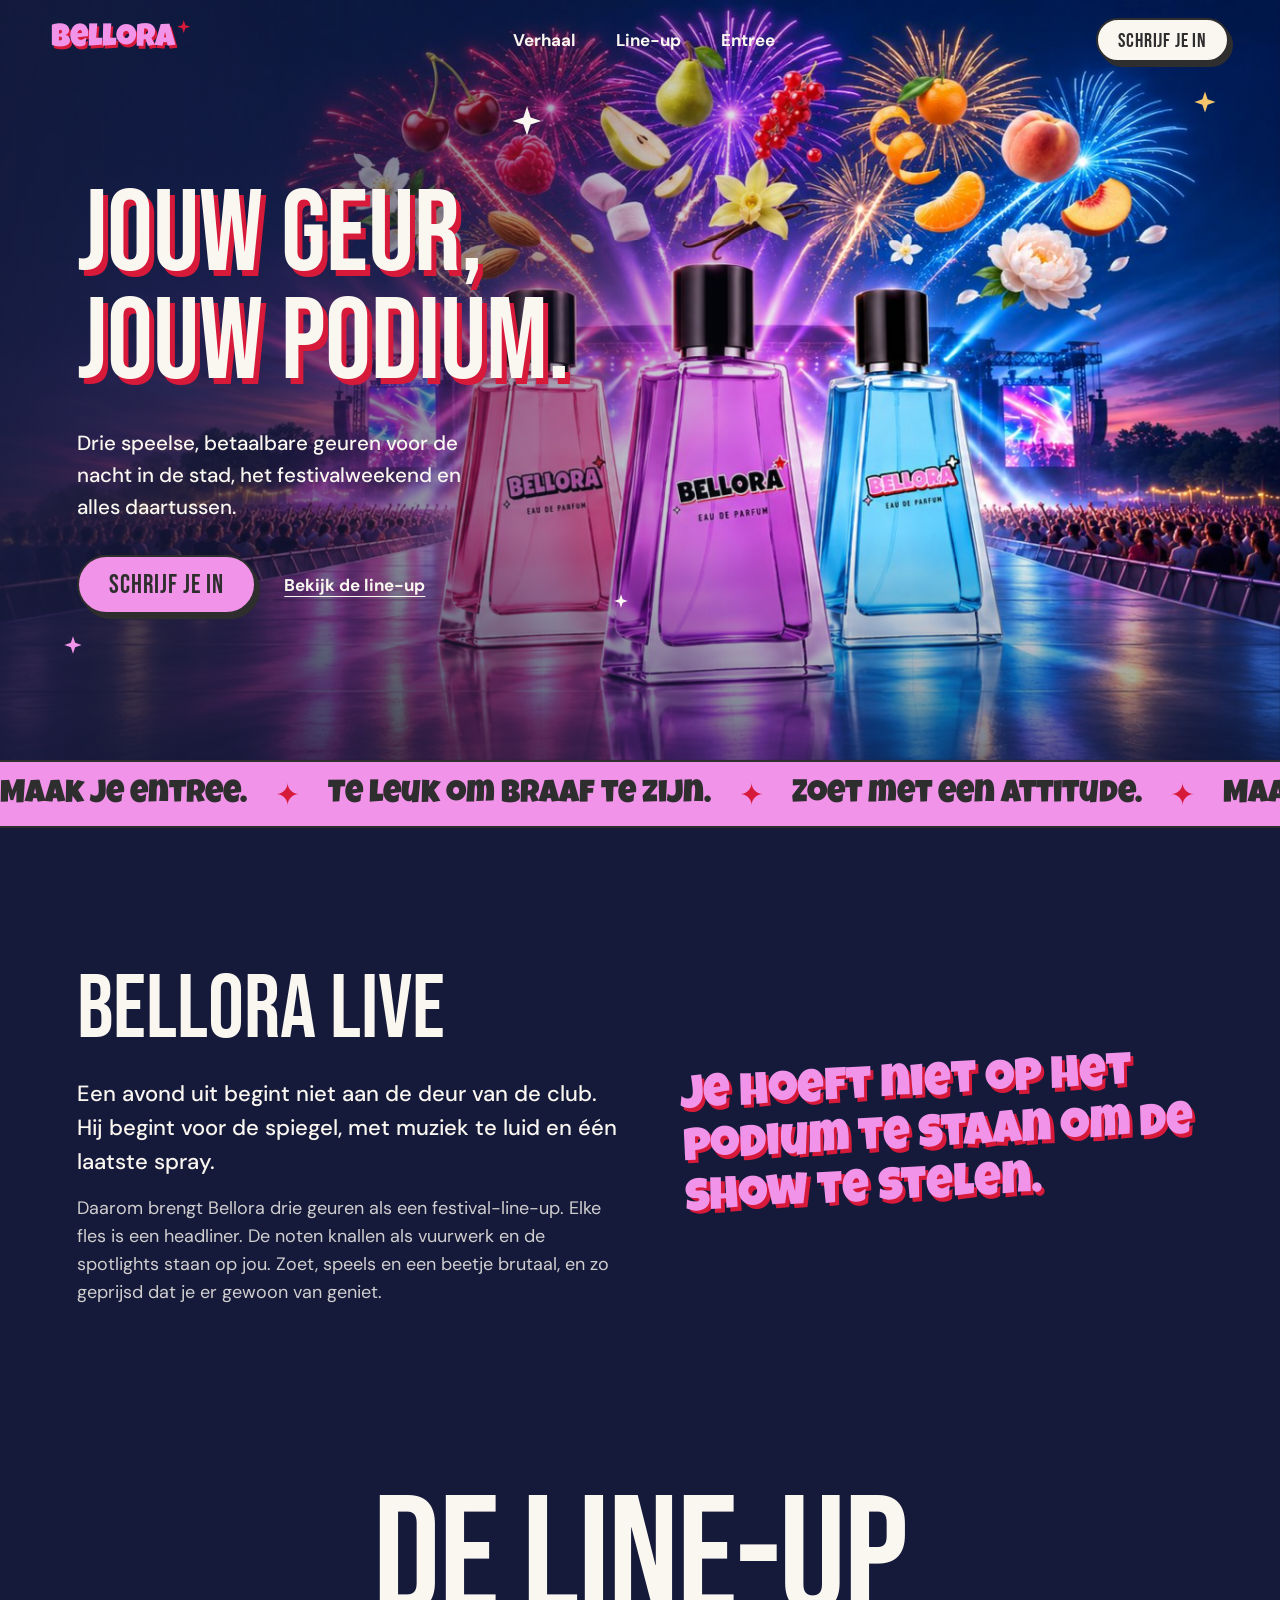
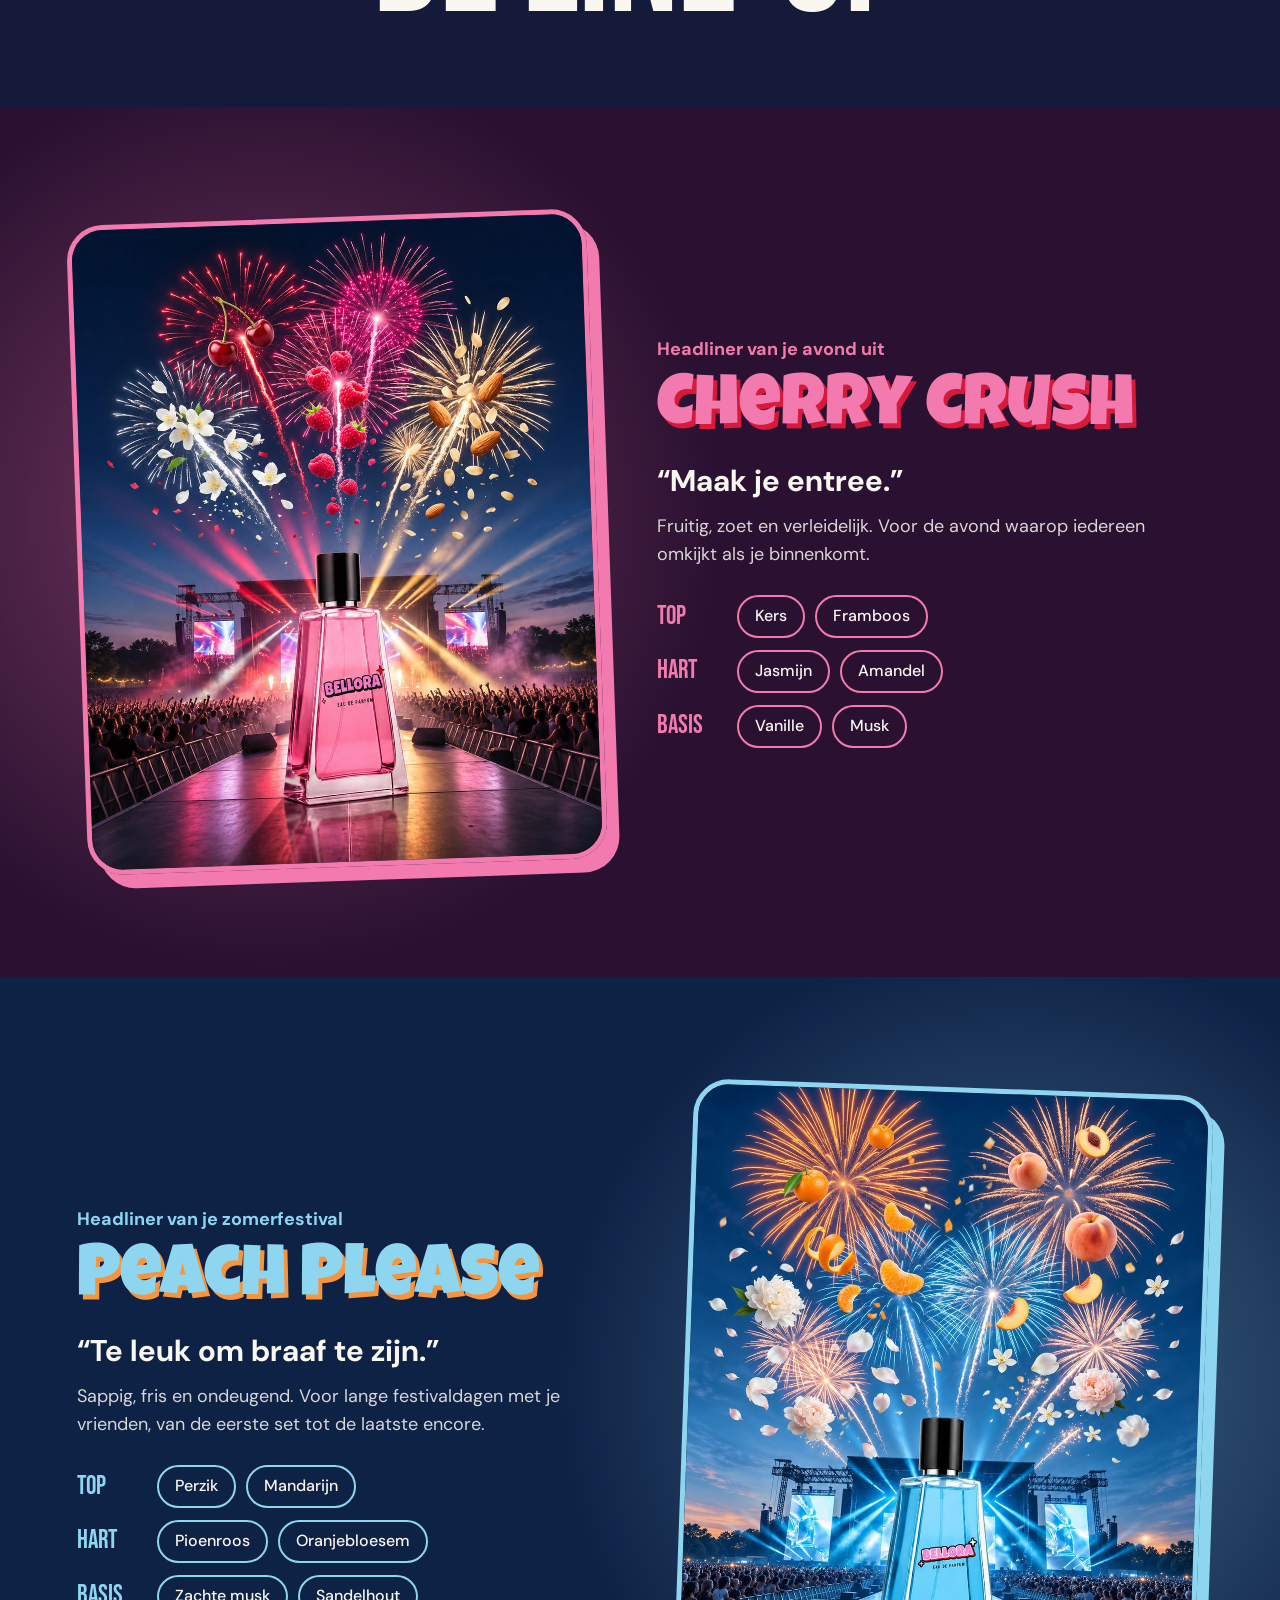
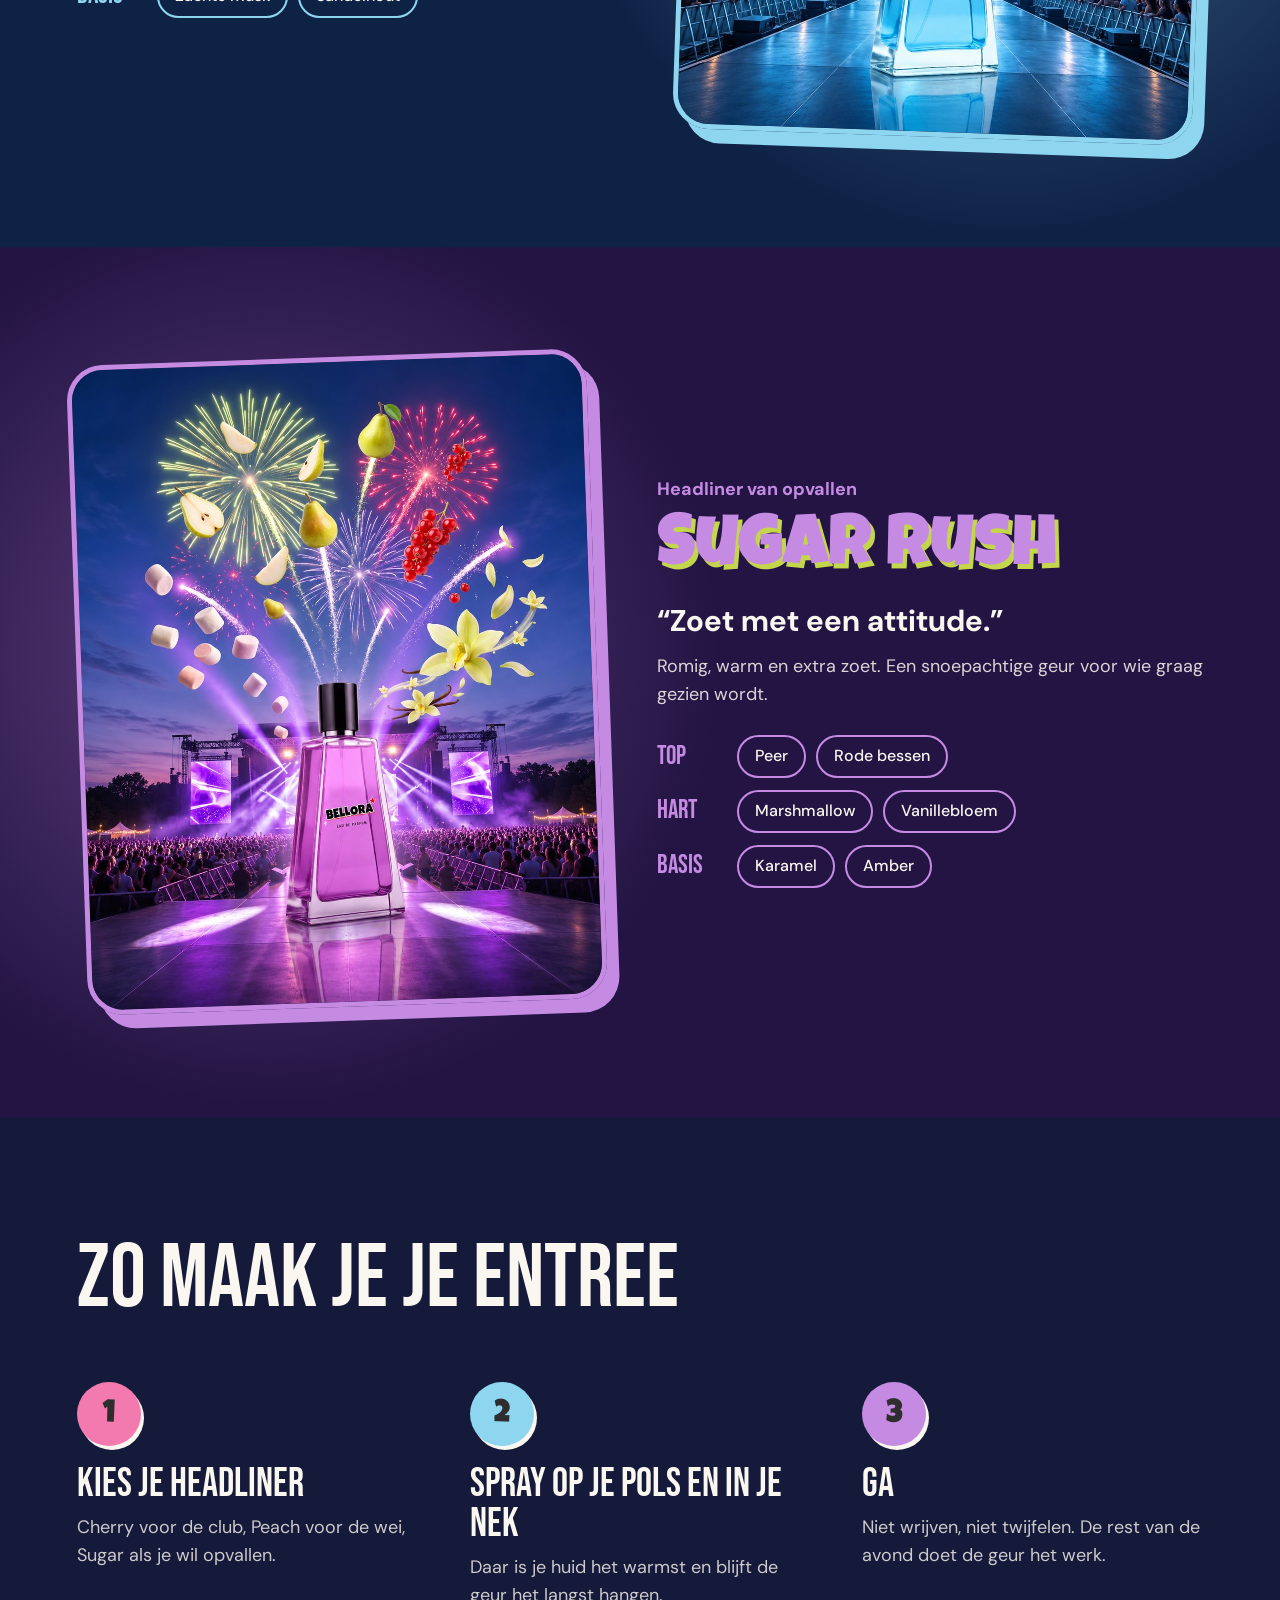
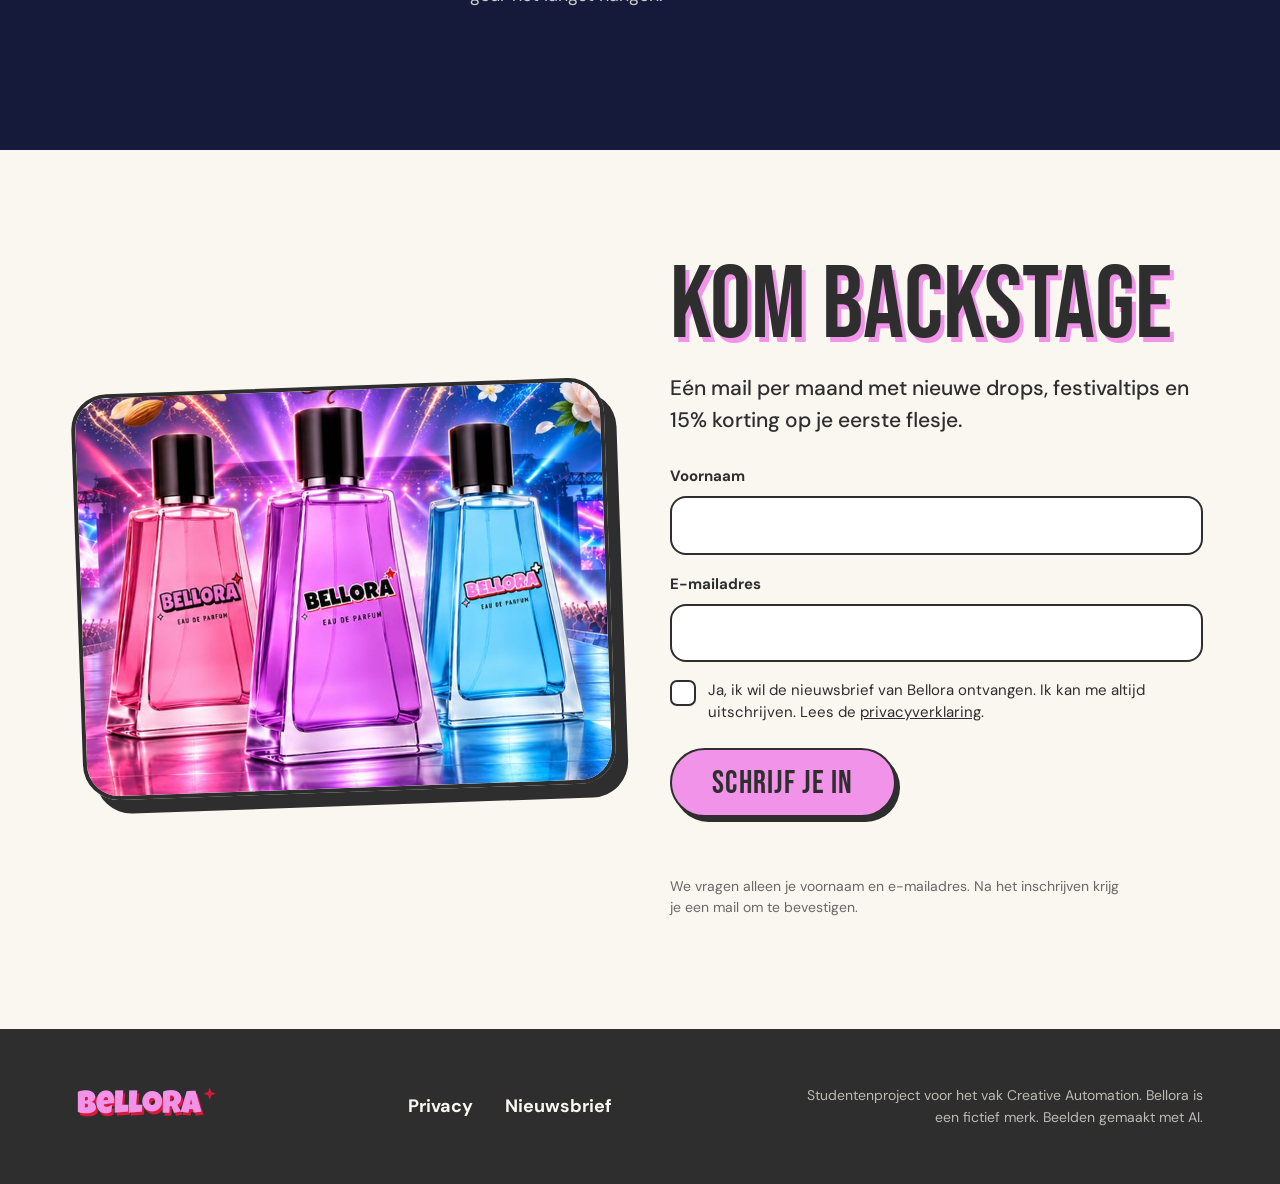
<file: index.html>
<!doctype html>
<html lang="nl">
<head>
  <meta charset="utf-8">
  <meta name="viewport" content="width=device-width, initial-scale=1">
  <title>Bellora · Jouw geur, jouw podium</title>
  <meta name="description" content="Drie betaalbare, speelse geuren voor de nacht in de stad en het festivalweekend. Schrijf je in en maak je entree.">
  <meta property="og:title" content="Bellora · Jouw geur, jouw podium">
  <meta property="og:description" content="Cherry Crush, Peach Please en Sugar Rush. Drie geuren, één line-up.">
  <meta property="og:image" content="assets/og.jpg">
  <meta name="theme-color" content="#151a3a">
  <link rel="icon" href="data:image/svg+xml,%3Csvg xmlns='http://www.w3.org/2000/svg' viewBox='-50 -50 100 100'%3E%3Cpath d='M0-48L12-12 48 0 12 12 0 48-12 12-48 0-12-12Z' fill='%23F193E9'/%3E%3C/svg%3E">
  <link rel="preconnect" href="https://fonts.googleapis.com">
  <link rel="preconnect" href="https://fonts.gstatic.com" crossorigin>
  <link href="https://fonts.googleapis.com/css2?family=Bebas+Neue&family=DM+Sans:opsz,wght@9..40,400;9..40,500;9..40,700&family=Luckiest+Guy&display=swap" rel="stylesheet">
  <link rel="stylesheet" href="styles.css">
</head>
<body>
  <a class="skip" href="#main">Naar de inhoud</a>

  <header class="nav" id="top">
    <a class="nav__logo" href="#top" aria-label="Bellora, naar boven">Bellora<svg class="star" viewBox="-50 -50 100 100" aria-hidden="true"><path d="M0-48L12-12 48 0 12 12 0 48-12 12-48 0-12-12Z"/></svg></a>
    <nav aria-label="Hoofdmenu">
      <ul class="nav__links">
        <li><a href="#verhaal">Verhaal</a></li>
        <li><a href="#line-up">Line-up</a></li>
        <li><a href="#entree">Entree</a></li>
      </ul>
    </nav>
    <a class="btn btn--small" href="#inschrijven">Schrijf je in</a>
  </header>

  <main id="main">
    <!-- HERO -->
    <section class="hero" aria-labelledby="hero-title">
      <div class="hero__media">
        <img src="assets/hero.jpg" width="1942" height="809" alt="Drie Bellora-flesjes, roze, lila en blauw, op een festivalpodium. Boven de flesjes knalt vuurwerk vol kersen, peren, perziken, bloemen en marshmallows." fetchpriority="high">
      </div>
      <div class="hero__sparks" aria-hidden="true">
        <svg class="star s1" viewBox="-50 -50 100 100"><path d="M0-48L12-12 48 0 12 12 0 48-12 12-48 0-12-12Z"/></svg>
        <svg class="star s2" viewBox="-50 -50 100 100"><path d="M0-48L12-12 48 0 12 12 0 48-12 12-48 0-12-12Z"/></svg>
        <svg class="star s3" viewBox="-50 -50 100 100"><path d="M0-48L12-12 48 0 12 12 0 48-12 12-48 0-12-12Z"/></svg>
        <svg class="star s4" viewBox="-50 -50 100 100"><path d="M0-48L12-12 48 0 12 12 0 48-12 12-48 0-12-12Z"/></svg>
      </div>
      <div class="hero__content">
        <h1 id="hero-title" class="hero__title">
          <span class="line"><span>Jouw geur,</span></span>
          <span class="line"><span>jouw podium.</span></span>
        </h1>
        <p class="hero__lead">Drie speelse, betaalbare geuren voor de nacht in de stad, het festivalweekend en alles daartussen.</p>
        <div class="hero__actions">
          <a class="btn" href="#inschrijven">Schrijf je in</a>
          <a class="link" href="#line-up">Bekijk de line-up</a>
        </div>
      </div>
    </section>

    <!-- TICKER -->
    <div class="ticker" aria-hidden="true">
      <div class="ticker__track">
        <span>Maak je entree.</span><i>✦</i><span>Te leuk om braaf te zijn.</span><i>✦</i><span>Zoet met een attitude.</span><i>✦</i>
        <span>Maak je entree.</span><i>✦</i><span>Te leuk om braaf te zijn.</span><i>✦</i><span>Zoet met een attitude.</span><i>✦</i>
      </div>
    </div>

    <!-- VERHAAL -->
    <section class="story" id="verhaal" aria-labelledby="story-title">
      <div class="story__text">
        <h2 id="story-title">Bellora Live</h2>
        <p>Een avond uit begint niet aan de deur van de club. Hij begint voor de spiegel, met muziek te luid en één laatste spray.</p>
        <p>Daarom brengt Bellora drie geuren als een festival-line-up. Elke fles is een headliner. De noten knallen als vuurwerk en de spotlights staan op jou. Zoet, speels en een beetje brutaal, en zo geprijsd dat je er gewoon van geniet.</p>
      </div>
      <figure class="story__quote">
        <blockquote>Je hoeft niet op het podium te staan om de show te stelen.</blockquote>
      </figure>
    </section>

    <!-- LINE-UP -->
    <section class="lineup" id="line-up" aria-labelledby="lineup-title">
      <h2 id="lineup-title" class="lineup__title">De line-up</h2>

      <article class="act" data-theme="cherry" aria-labelledby="cc">
        <div class="act__media"><img src="assets/cherry-crush.jpg" width="1000" height="1250" loading="lazy" alt="Roze Cherry Crush-flesje op een festivalpodium, met kersen, frambozen, jasmijn en amandelen in het vuurwerk."></div>
        <div class="act__info">
          <p class="act__slot">Headliner van je avond uit</p>
          <h3 id="cc" class="act__name">Cherry Crush</h3>
          <p class="act__tag">“Maak je entree.”</p>
          <p class="act__desc">Fruitig, zoet en verleidelijk. Voor de avond waarop iedereen omkijkt als je binnenkomt.</p>
          <dl class="notes">
            <div><dt>Top</dt><dd><span>Kers</span><span>Framboos</span></dd></div>
            <div><dt>Hart</dt><dd><span>Jasmijn</span><span>Amandel</span></dd></div>
            <div><dt>Basis</dt><dd><span>Vanille</span><span>Musk</span></dd></div>
          </dl>
        </div>
      </article>

      <article class="act act--flip" data-theme="peach" aria-labelledby="pp">
        <div class="act__media"><img src="assets/peach-please.jpg" width="1000" height="1250" loading="lazy" alt="Blauw Peach Please-flesje op een festivalpodium, met perziken, mandarijnen, pioenrozen en oranjebloesem in het vuurwerk."></div>
        <div class="act__info">
          <p class="act__slot">Headliner van je zomerfestival</p>
          <h3 id="pp" class="act__name">Peach Please</h3>
          <p class="act__tag">“Te leuk om braaf te zijn.”</p>
          <p class="act__desc">Sappig, fris en ondeugend. Voor lange festivaldagen met je vrienden, van de eerste set tot de laatste encore.</p>
          <dl class="notes">
            <div><dt>Top</dt><dd><span>Perzik</span><span>Mandarijn</span></dd></div>
            <div><dt>Hart</dt><dd><span>Pioenroos</span><span>Oranjebloesem</span></dd></div>
            <div><dt>Basis</dt><dd><span>Zachte musk</span><span>Sandelhout</span></dd></div>
          </dl>
        </div>
      </article>

      <article class="act" data-theme="sugar" aria-labelledby="sr">
        <div class="act__media"><img src="assets/sugar-rush.jpg" width="1000" height="1250" loading="lazy" alt="Lila Sugar Rush-flesje op een festivalpodium, met peren, rode bessen, marshmallows en vanillebloemen in het vuurwerk."></div>
        <div class="act__info">
          <p class="act__slot">Headliner van opvallen</p>
          <h3 id="sr" class="act__name">Sugar Rush</h3>
          <p class="act__tag">“Zoet met een attitude.”</p>
          <p class="act__desc">Romig, warm en extra zoet. Een snoepachtige geur voor wie graag gezien wordt.</p>
          <dl class="notes">
            <div><dt>Top</dt><dd><span>Peer</span><span>Rode bessen</span></dd></div>
            <div><dt>Hart</dt><dd><span>Marshmallow</span><span>Vanillebloem</span></dd></div>
            <div><dt>Basis</dt><dd><span>Karamel</span><span>Amber</span></dd></div>
          </dl>
        </div>
      </article>
    </section>

    <!-- ENTREE -->
    <section class="entree" id="entree" aria-labelledby="entree-title">
      <h2 id="entree-title">Zo maak je je entree</h2>
      <ol class="steps">
        <li><h3>Kies je headliner</h3><p>Cherry voor de club, Peach voor de wei, Sugar als je wil opvallen.</p></li>
        <li><h3>Spray op je pols en in je nek</h3><p>Daar is je huid het warmst en blijft de geur het langst hangen.</p></li>
        <li><h3>Ga</h3><p>Niet wrijven, niet twijfelen. De rest van de avond doet de geur het werk.</p></li>
      </ol>
    </section>

    <!-- INSCHRIJVEN -->
    <section class="join" id="inschrijven" aria-labelledby="join-title">
      <div class="join__media"><img src="assets/trio.jpg" width="660" height="500" loading="lazy" alt="De drie Bellora-flesjes naast elkaar: roze, lila en blauw."></div>
      <div class="join__body">
        <h2 id="join-title">Kom backstage</h2>
        <p class="join__lead">Eén mail per maand met nieuwe drops, festivaltips en 15% korting op je eerste flesje.</p>

        <form class="form" id="signup" novalidate>
          <div class="field">
            <label for="f-name">Voornaam</label>
            <input id="f-name" name="fields[name]" type="text" autocomplete="given-name" required>
          </div>
          <div class="field">
            <label for="f-email">E-mailadres</label>
            <input id="f-email" name="fields[email]" type="email" autocomplete="email" inputmode="email" required>
          </div>
          <div class="check">
            <input id="f-optin" name="optin" type="checkbox" required>
            <label for="f-optin">Ja, ik wil de nieuwsbrief van Bellora ontvangen. Ik kan me altijd uitschrijven. Lees de <a href="privacy.html">privacyverklaring</a>.</label>
          </div>
          <button class="btn btn--big" type="submit">Schrijf je in</button>
          <p class="form__msg" id="form-msg" role="status" aria-live="polite"></p>
        </form>
        <p class="form__fine">We vragen alleen je voornaam en e-mailadres. Na het inschrijven krijg je een mail om te bevestigen.</p>
      </div>
      <canvas class="fireworks" id="fireworks" aria-hidden="true"></canvas>
    </section>
  </main>

  <footer class="footer">
    <a class="nav__logo" href="#top">Bellora<svg class="star" viewBox="-50 -50 100 100" aria-hidden="true"><path d="M0-48L12-12 48 0 12 12 0 48-12 12-48 0-12-12Z"/></svg></a>
    <ul>
      <li><a href="privacy.html">Privacy</a></li>
      <li><a href="#inschrijven">Nieuwsbrief</a></li>
    </ul>
    <p class="footer__note">Studentenproject voor het vak Creative Automation. Bellora is een fictief merk. Beelden gemaakt met AI.</p>
  </footer>

  <script src="main.js" defer></script>
</body>
</html>
</file>
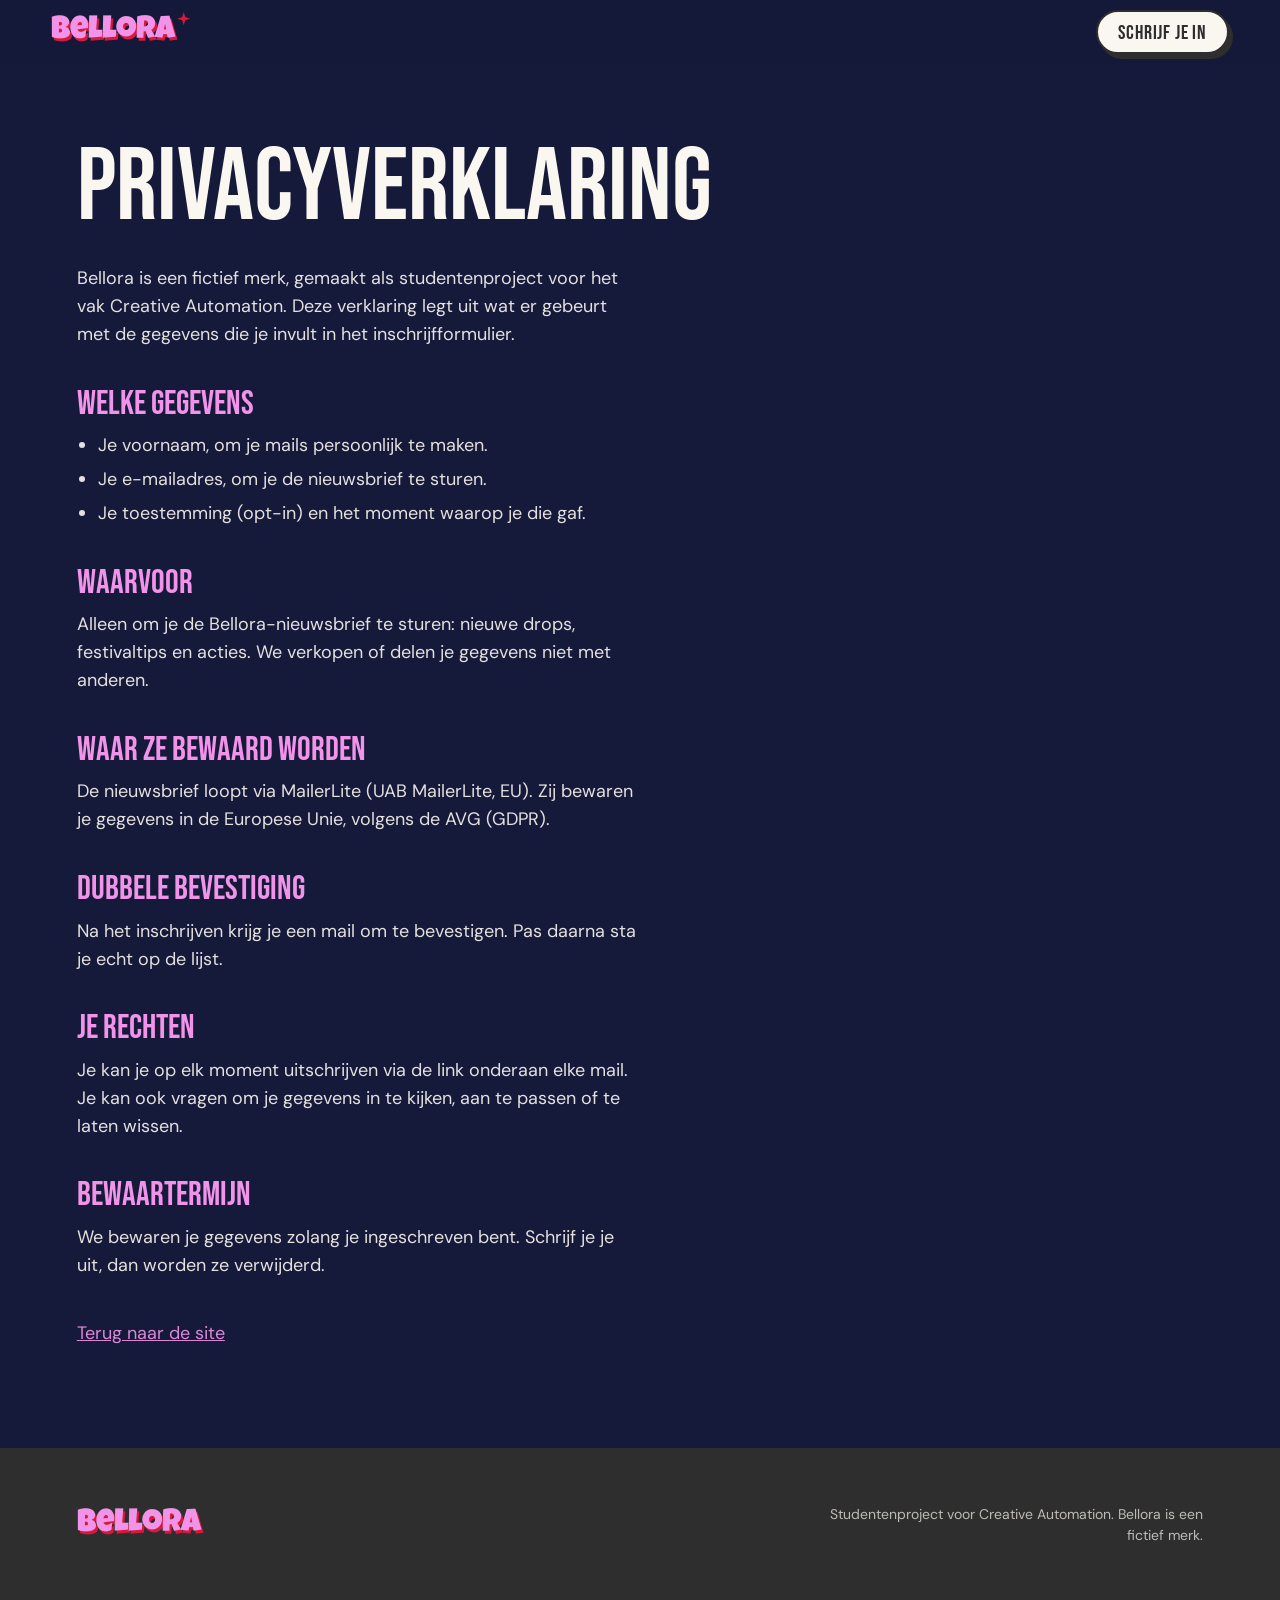
<file: privacy.html>
<!doctype html>
<html lang="nl">
<head>
<meta charset="utf-8"><meta name="viewport" content="width=device-width, initial-scale=1">
<title>Privacyverklaring · Bellora</title>
<link rel="preconnect" href="https://fonts.googleapis.com"><link rel="preconnect" href="https://fonts.gstatic.com" crossorigin>
<link href="https://fonts.googleapis.com/css2?family=Bebas+Neue&family=DM+Sans:opsz,wght@9..40,400;9..40,500;9..40,700&family=Luckiest+Guy&display=swap" rel="stylesheet">
<link rel="stylesheet" href="styles.css">
<style>.legal{max-width:720px;padding:140px var(--gutter) 100px}.legal h1{font:400 clamp(64px,8vw,104px)/.95 var(--display);margin-bottom:28px}.legal h2{font:400 34px/1.1 var(--display);margin:36px 0 10px;color:var(--pink)}.legal p,.legal li{opacity:.9;max-width:62ch}.legal ul{list-style:disc;padding-left:1.2em;display:grid;gap:6px}.legal a{color:var(--pink)}</style>
</head>
<body>
<header class="nav is-scrolled"><a class="nav__logo" href="index.html">Bellora<svg class="star" viewBox="-50 -50 100 100" aria-hidden="true"><path d="M0-48L12-12 48 0 12 12 0 48-12 12-48 0-12-12Z"/></svg></a><a class="btn btn--small" href="index.html#inschrijven">Schrijf je in</a></header>
<main class="legal">
<h1>Privacyverklaring</h1>
<p>Bellora is een fictief merk, gemaakt als studentenproject voor het vak Creative Automation. Deze verklaring legt uit wat er gebeurt met de gegevens die je invult in het inschrijfformulier.</p>
<h2>Welke gegevens</h2>
<ul><li>Je voornaam, om je mails persoonlijk te maken.</li><li>Je e-mailadres, om je de nieuwsbrief te sturen.</li><li>Je toestemming (opt-in) en het moment waarop je die gaf.</li></ul>
<h2>Waarvoor</h2>
<p>Alleen om je de Bellora-nieuwsbrief te sturen: nieuwe drops, festivaltips en acties. We verkopen of delen je gegevens niet met anderen.</p>
<h2>Waar ze bewaard worden</h2>
<p>De nieuwsbrief loopt via MailerLite (UAB MailerLite, EU). Zij bewaren je gegevens in de Europese Unie, volgens de AVG (GDPR).</p>
<h2>Dubbele bevestiging</h2>
<p>Na het inschrijven krijg je een mail om te bevestigen. Pas daarna sta je echt op de lijst.</p>
<h2>Je rechten</h2>
<p>Je kan je op elk moment uitschrijven via de link onderaan elke mail. Je kan ook vragen om je gegevens in te kijken, aan te passen of te laten wissen.</p>
<h2>Bewaartermijn</h2>
<p>We bewaren je gegevens zolang je ingeschreven bent. Schrijf je je uit, dan worden ze verwijderd.</p>
<p style="margin-top:40px"><a href="index.html">Terug naar de site</a></p>
</main>
<footer class="footer"><a class="nav__logo" href="index.html">Bellora</a><p class="footer__note">Studentenproject voor Creative Automation. Bellora is een fictief merk.</p></footer>
</body></html>
</file>
<file: styles.css>
:root{
  --night:#151a3a;
  --ink:#2e2e2e;
  --cream:#faf6f0;
  --pink:#f193e9;
  --red:#d7193a;
  --gold:#f4c56a;
  --cherry:#f27aae; --cherry-bg:#2a1131; --cherry-acc:#d7193a;
  --peach:#8ed5f0;  --peach-bg:#0e2246;  --peach-acc:#f7953f;
  --sugar:#c58be3;  --sugar-bg:#231443;  --sugar-acc:#c4d64b;
  --display:"Bebas Neue",Impact,sans-serif;
  --accent:"Luckiest Guy","Arial Black",sans-serif;
  --body:"DM Sans",system-ui,sans-serif;
  --gutter:clamp(20px,6vw,120px);
  --hard:4px 5px 0 var(--ink);
  color-scheme:dark;
}
*,*::before,*::after{box-sizing:border-box}
html{scroll-behavior:smooth;scroll-padding-top:90px}
body{margin:0;background:var(--night);color:var(--cream);font:400 18px/1.55 var(--body);-webkit-font-smoothing:antialiased;overflow-x:hidden}
img{display:block;max-width:100%;height:auto}
h1,h2,h3,p,blockquote,figure,dl,dd,ol,ul{margin:0}
ul,ol{padding:0;list-style:none}
a{color:inherit}
:focus-visible{outline:3px solid var(--gold);outline-offset:3px;border-radius:6px}
.skip{position:absolute;left:-999px;top:8px;z-index:100;background:var(--cream);color:var(--ink);padding:10px 16px;border-radius:999px}
.skip:focus{left:12px}
.star{width:1em;height:1em;fill:currentColor;display:inline-block}

/* buttons */
.btn{display:inline-flex;align-items:center;gap:.4em;font:400 26px/1 var(--display);letter-spacing:.04em;color:var(--ink);background:var(--pink);
  padding:16px 30px 13px;border:2.5px solid var(--ink);border-radius:999px;box-shadow:var(--hard);text-decoration:none;cursor:pointer;
  transition:transform .15s ease,box-shadow .15s ease}
.btn:hover{transform:translate(-2px,-2px);box-shadow:6px 8px 0 var(--ink)}
.btn:active{transform:translate(3px,4px);box-shadow:1px 1px 0 var(--ink)}
.btn--small{font-size:20px;padding:11px 20px 9px;background:var(--cream)}
.btn--big{font-size:32px;padding:18px 40px 15px}
.link{font-weight:700;font-size:17px;text-underline-offset:5px}
.link:hover{color:var(--pink)}

/* nav */
.nav{position:fixed;inset:0 0 auto;z-index:50;display:flex;align-items:center;justify-content:space-between;gap:24px;padding:18px clamp(20px,4vw,56px);
  transition:background .3s ease,padding .3s ease}
.nav.is-scrolled{background:rgba(21,26,58,.86);backdrop-filter:blur(12px);-webkit-backdrop-filter:blur(12px);padding-block:10px}
.nav__logo{font:400 32px/1 var(--accent);color:var(--pink);text-decoration:none;text-shadow:2px 3px 0 var(--red);display:inline-flex;align-items:flex-start;gap:2px}
.nav__logo .star{width:.42em;height:.42em;color:var(--red);transform:translateY(-4px)}
.nav__links{display:flex;gap:40px;font-weight:700;font-size:17px}
.nav__links a{text-decoration:none;padding:6px 0;background:linear-gradient(var(--pink),var(--pink)) 0 100%/0 2px no-repeat;transition:background-size .25s ease}
.nav__links a:hover{background-size:100% 2px}

/* hero */
.hero{position:relative;min-height:min(100svh,760px);display:flex;align-items:center;overflow:hidden;isolation:isolate}
.hero__media{position:absolute;inset:0;z-index:-2}
.hero__media img{width:100%;height:100%;object-fit:cover;object-position:100% 50%;transform:scale(1.08);transform-origin:80% 50%;animation:heroIn 2.2s cubic-bezier(.2,.7,.1,1) forwards}
.hero::before{content:"";position:absolute;inset:0;z-index:-1;background:linear-gradient(90deg,rgba(21,26,58,.85) 0%,rgba(21,26,58,.35) 45%,rgba(21,26,58,0) 65%),linear-gradient(0deg,rgba(21,26,58,.6),transparent 30%)}
.hero__content{padding:120px var(--gutter) 80px;max-width:840px}
.hero__title{font:400 clamp(64px,9vw,136px)/.86 var(--display);white-space:nowrap;text-shadow:5px 6px 0 var(--red)}
.hero__title .line{display:block;overflow:hidden;padding-bottom:.08em}
.hero__title .line>span{display:inline-block;transform:translateY(105%);animation:rise .9s cubic-bezier(.2,.8,.2,1) forwards}
.hero__title .line:nth-child(2)>span{animation-delay:.14s}
.hero__lead{font-weight:500;font-size:clamp(18px,1.6vw,22px);max-width:30ch;margin-top:26px;opacity:0;animation:fade .8s .55s ease forwards}
.hero__actions{display:flex;flex-wrap:wrap;align-items:center;gap:28px;margin-top:32px;opacity:0;animation:fade .8s .7s ease forwards}
.hero__sparks .star{position:absolute;fill:var(--cream);animation:twinkle 2.6s ease-in-out infinite}
.hero__sparks .s1{width:30px;height:30px;left:40%;top:14%}
.hero__sparks .s2{width:22px;height:22px;right:5%;top:12%;fill:var(--gold);animation-delay:.7s}
.hero__sparks .s3{width:18px;height:18px;left:5%;bottom:14%;fill:var(--pink);animation-delay:1.3s}
.hero__sparks .s4{width:14px;height:14px;left:48%;bottom:20%;animation-delay:1.9s}
@keyframes rise{to{transform:none}}
@keyframes fade{to{opacity:1}}
@keyframes heroIn{to{transform:scale(1)}}
@keyframes twinkle{0%,100%{transform:scale(.55) rotate(0);opacity:.5}50%{transform:scale(1.1) rotate(45deg);opacity:1}}

/* ticker */
.ticker{background:var(--pink);color:var(--ink);overflow:hidden;border-block:2.5px solid var(--ink)}
.ticker__track{display:flex;width:max-content;align-items:center;gap:28px;padding:18px 0 14px;font:400 32px/1 var(--accent);animation:marquee 28s linear infinite}
.ticker__track i{font:400 30px/1 var(--display);color:var(--red);font-style:normal}
@keyframes marquee{to{transform:translateX(-50%)}}

/* story */
.story{display:grid;grid-template-columns:minmax(0,560px) minmax(0,520px);justify-content:space-between;gap:60px;padding:140px var(--gutter) 160px;align-items:center}
.story h2{font:400 clamp(64px,7vw,96px)/.95 var(--display);margin-bottom:24px}
.story p{font-size:18px;opacity:.82;max-width:56ch}
.story p+p{margin-top:16px}
.story p:first-of-type{font-size:22px;font-weight:500;opacity:1}
.story__quote blockquote{font:400 clamp(34px,3.6vw,50px)/1.12 var(--accent);color:var(--pink);text-shadow:3px 4px 0 var(--red);transform:rotate(-3deg)}

/* line-up */
.lineup__title{font:400 clamp(96px,13vw,180px)/.9 var(--display);text-align:center;padding:20px var(--gutter) 70px;letter-spacing:-.01em}
.act{--c:var(--cherry);--bg:var(--cherry-bg);--acc:var(--cherry-acc);position:relative;display:grid;grid-template-columns:minmax(0,520px) minmax(0,560px);justify-content:space-between;align-items:center;gap:60px;
  padding:110px var(--gutter);background:var(--bg);overflow:hidden;isolation:isolate}
.act[data-theme=peach]{--c:var(--peach);--bg:var(--peach-bg);--acc:var(--peach-acc)}
.act[data-theme=sugar]{--c:var(--sugar);--bg:var(--sugar-bg);--acc:var(--sugar-acc)}
.act::before{content:"";position:absolute;z-index:-1;width:900px;height:900px;left:-180px;top:-40px;border-radius:50%;background:radial-gradient(closest-side,color-mix(in srgb,var(--c) 38%,transparent),transparent)}
.act--flip{grid-template-columns:minmax(0,560px) minmax(0,520px)}
.act--flip::before{left:auto;right:-180px}
.act--flip .act__media{order:2}
.act__media img{border-radius:36px;border:5px solid var(--c);box-shadow:12px 14px 0 var(--c);transform:rotate(-2deg);width:100%;aspect-ratio:4/5;object-fit:cover}
.act--flip .act__media img{transform:rotate(2deg)}
.act__slot{font-weight:700;color:var(--c)}
.act__name{font:400 clamp(44px,5.6vw,84px)/1 var(--accent);white-space:nowrap;color:var(--c);text-shadow:4px 5px 0 var(--acc);margin:10px 0 18px}
.act__tag{font-weight:700;font-size:30px;line-height:1.2}
.act__desc{opacity:.85;margin-top:14px;max-width:46ch}
.notes{margin-top:26px;display:grid;gap:12px}
.notes>div{display:flex;align-items:center;gap:10px;flex-wrap:wrap}
.notes dt{font:400 26px/1 var(--display);color:var(--c);width:70px}
.notes dd{display:flex;gap:10px;flex-wrap:wrap}
.notes span{border:2px solid var(--c);border-radius:999px;padding:7px 16px;font-weight:500;font-size:16px}

/* scroll-driven moments (only when JS adds .js) */
.js .act .act__media img{opacity:0;transform:translateY(60px) rotate(-6deg) scale(.94);transition:transform 1s cubic-bezier(.2,.8,.2,1),opacity .8s ease}
.js .act--flip .act__media img{transform:translateY(60px) rotate(6deg) scale(.94)}
.js .act.is-live .act__media img{opacity:1;transform:rotate(-2deg)}
.js .act--flip.is-live .act__media img{transform:rotate(2deg)}
.js .act .notes span{opacity:0;transform:scale(.3);transition:transform .5s cubic-bezier(.3,1.6,.5,1),opacity .3s ease;transition-delay:calc(.45s + var(--i,0) * .07s)}
.js .act.is-live .notes span{opacity:1;transform:none}
.burst{position:absolute;pointer-events:none;z-index:2;width:14px;height:14px;fill:var(--c)}

/* entree steps */
.entree{padding:120px var(--gutter) 140px}
.entree h2{font:400 clamp(60px,7vw,96px)/.95 var(--display);margin-bottom:60px}
.steps{display:grid;grid-template-columns:repeat(3,minmax(0,1fr));gap:52px;counter-reset:step}
.steps li{counter-increment:step}
.steps li::before{content:counter(step);display:grid;place-items:center;width:64px;height:64px;border-radius:50%;background:var(--cherry);color:var(--ink);font:400 32px/1 var(--accent);box-shadow:3px 4px 0 var(--cream);margin-bottom:18px;padding-top:4px}
.steps li:nth-child(2)::before{background:var(--peach)}
.steps li:nth-child(3)::before{background:var(--sugar)}
.steps h3{font:400 40px/1 var(--display);margin-bottom:10px}
.steps p{opacity:.8;max-width:34ch}

/* join */
.join{position:relative;background:var(--cream);color:var(--ink);display:grid;grid-template-columns:minmax(0,560px) minmax(0,540px);justify-content:space-between;align-items:center;gap:60px;padding:110px var(--gutter);overflow:hidden}
.join__media img{border-radius:36px;border:4px solid var(--ink);box-shadow:12px 14px 0 var(--ink);transform:rotate(-2deg);width:100%}
.join h2{font:400 clamp(72px,8vw,112px)/.92 var(--display);text-shadow:4px 5px 0 var(--pink)}
.join__lead{font-size:21px;font-weight:500;margin:18px 0 28px;max-width:40ch}
.form{display:grid;gap:18px}
.field{display:grid;gap:8px}
.field label{font-weight:700;font-size:15px}
.field input{font:inherit;font-size:17px;color:var(--ink);background:#fff;border:2.5px solid var(--ink);border-radius:16px;padding:14px 18px;width:100%;transition:box-shadow .15s ease}
.field input:focus{outline:none;box-shadow:4px 5px 0 var(--pink)}
.field input[aria-invalid=true]{border-color:var(--red)}
.check{display:flex;gap:12px;align-items:flex-start;font-size:15px;line-height:1.45}
.check input{appearance:none;flex:none;width:26px;height:26px;border:2.5px solid var(--ink);border-radius:7px;background:#fff;margin:0;cursor:pointer;display:grid;place-items:center}
.check input:checked{background:var(--pink)}
.check input:checked::after{content:"";width:12px;height:12px;background:var(--ink);clip-path:polygon(50% 0,62% 38%,100% 50%,62% 62%,50% 100%,38% 62%,0 50%,38% 38%)}
.check input[aria-invalid=true]{border-color:var(--red)}
.form .btn{justify-self:start;margin-top:6px}
.form__msg{font-weight:700;min-height:1.5em}
.form__msg.is-error{color:var(--red)}
.form__fine{font-size:14px;opacity:.7;margin-top:14px;max-width:46ch}
.fireworks{position:absolute;inset:0;width:100%;height:100%;pointer-events:none}

/* footer */
.footer{background:var(--ink);display:flex;flex-wrap:wrap;align-items:center;justify-content:space-between;gap:24px;padding:56px var(--gutter)}
.footer ul{display:flex;gap:32px;font-weight:700}
.footer a{text-decoration:none}
.footer ul a:hover{color:var(--pink)}
.footer__note{font-size:14px;opacity:.7;max-width:40ch;text-align:right}

/* responsive */
@media (max-width:900px){
  .nav__links{display:none}
  .hero{align-items:flex-end;min-height:100svh}
  .hero__media img{object-position:72% 50%}
  .hero__title{white-space:normal}
  .act__name{white-space:normal}
  .hero::before{background:linear-gradient(0deg,rgba(21,26,58,.95) 0%,rgba(21,26,58,.6) 45%,rgba(21,26,58,0) 75%)}
  .hero__content{padding-bottom:56px}
  .story,.act,.act--flip,.join{grid-template-columns:1fr;gap:44px;padding-block:80px}
  .act--flip .act__media{order:0}
  .steps{grid-template-columns:1fr;gap:40px}
  .footer{flex-direction:column;align-items:flex-start}
  .footer__note{text-align:left}
}
@media (max-width:480px){
  .nav__logo{font-size:26px}
  .btn--small{font-size:17px;padding:9px 14px 7px}
  .ticker__track{font-size:24px}
  .act__tag{font-size:24px}
  .notes dt{width:56px}
}
@media (prefers-reduced-motion:reduce){
  *,*::before,*::after{animation-duration:.01ms!important;animation-iteration-count:1!important;transition-duration:.01ms!important}
  .hero__title .line>span{transform:none}
  .hero__lead,.hero__actions{opacity:1}
  html{scroll-behavior:auto}
}
</file>
